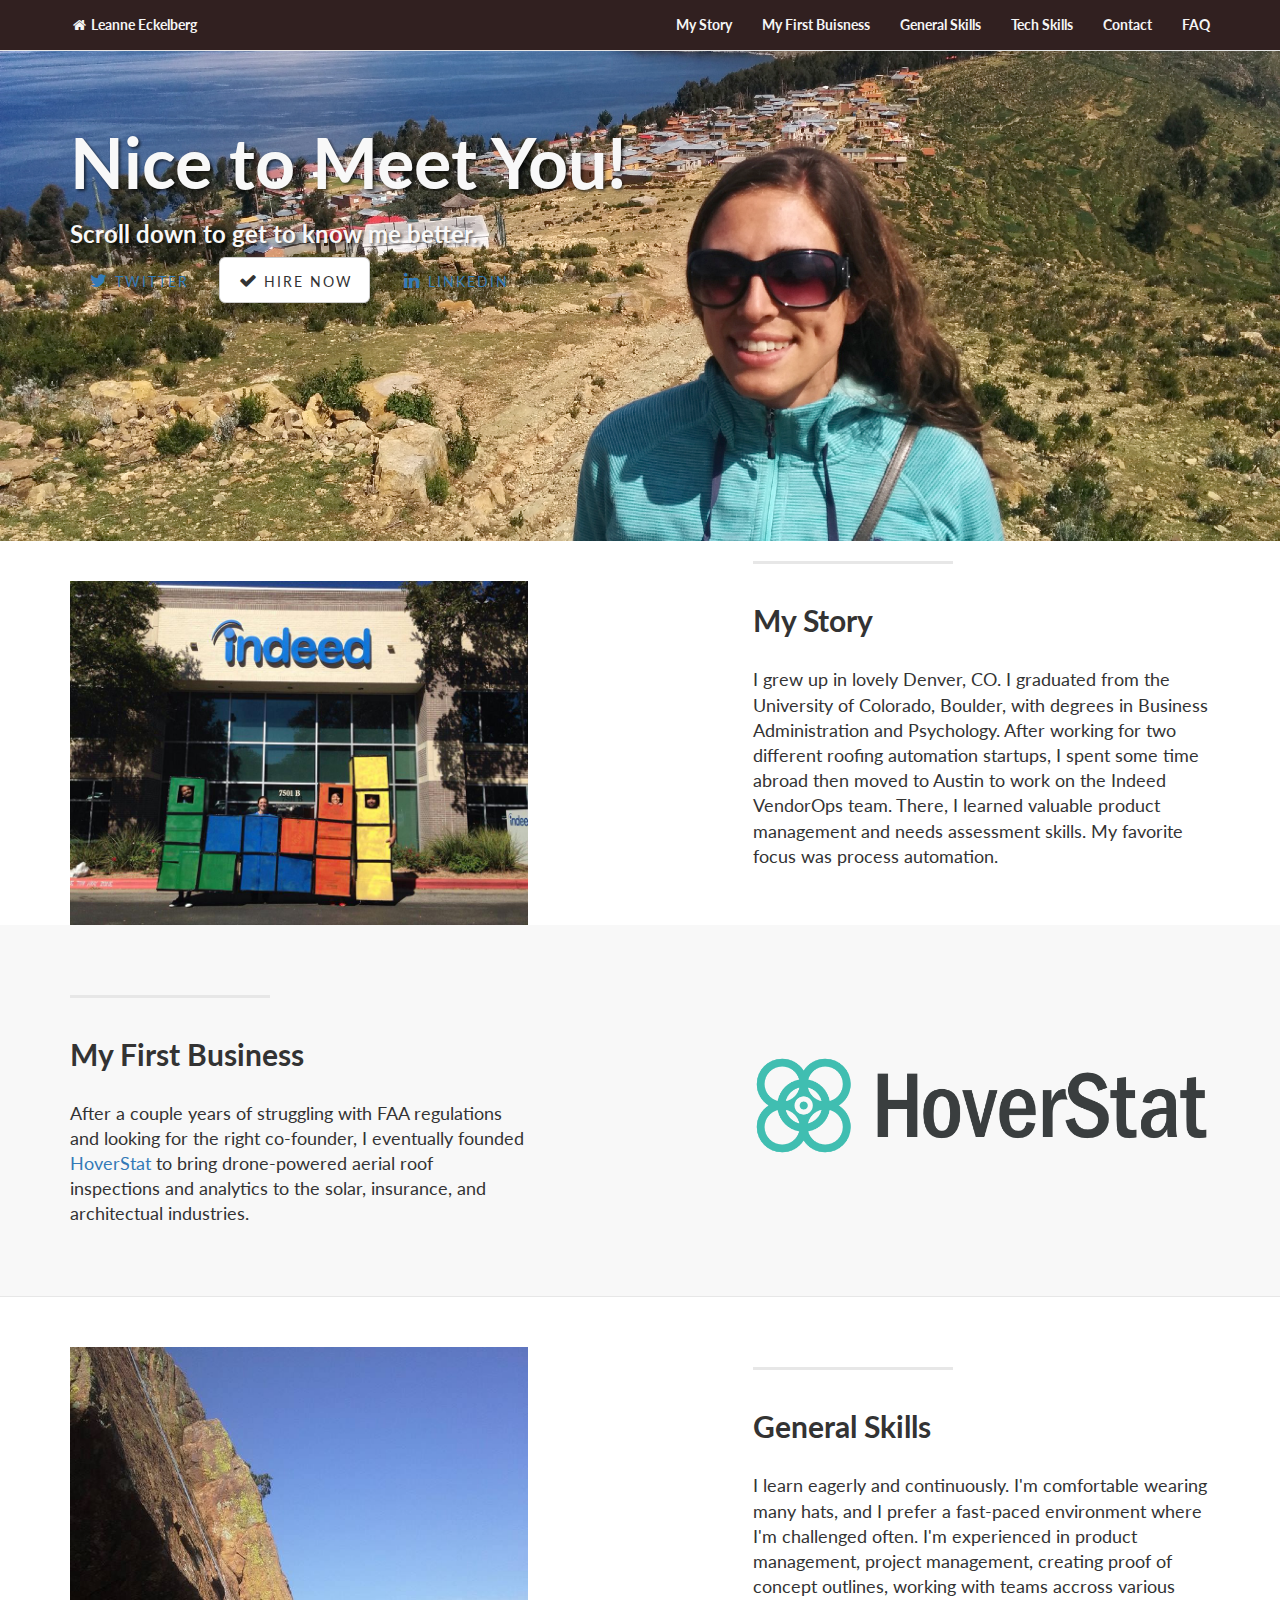
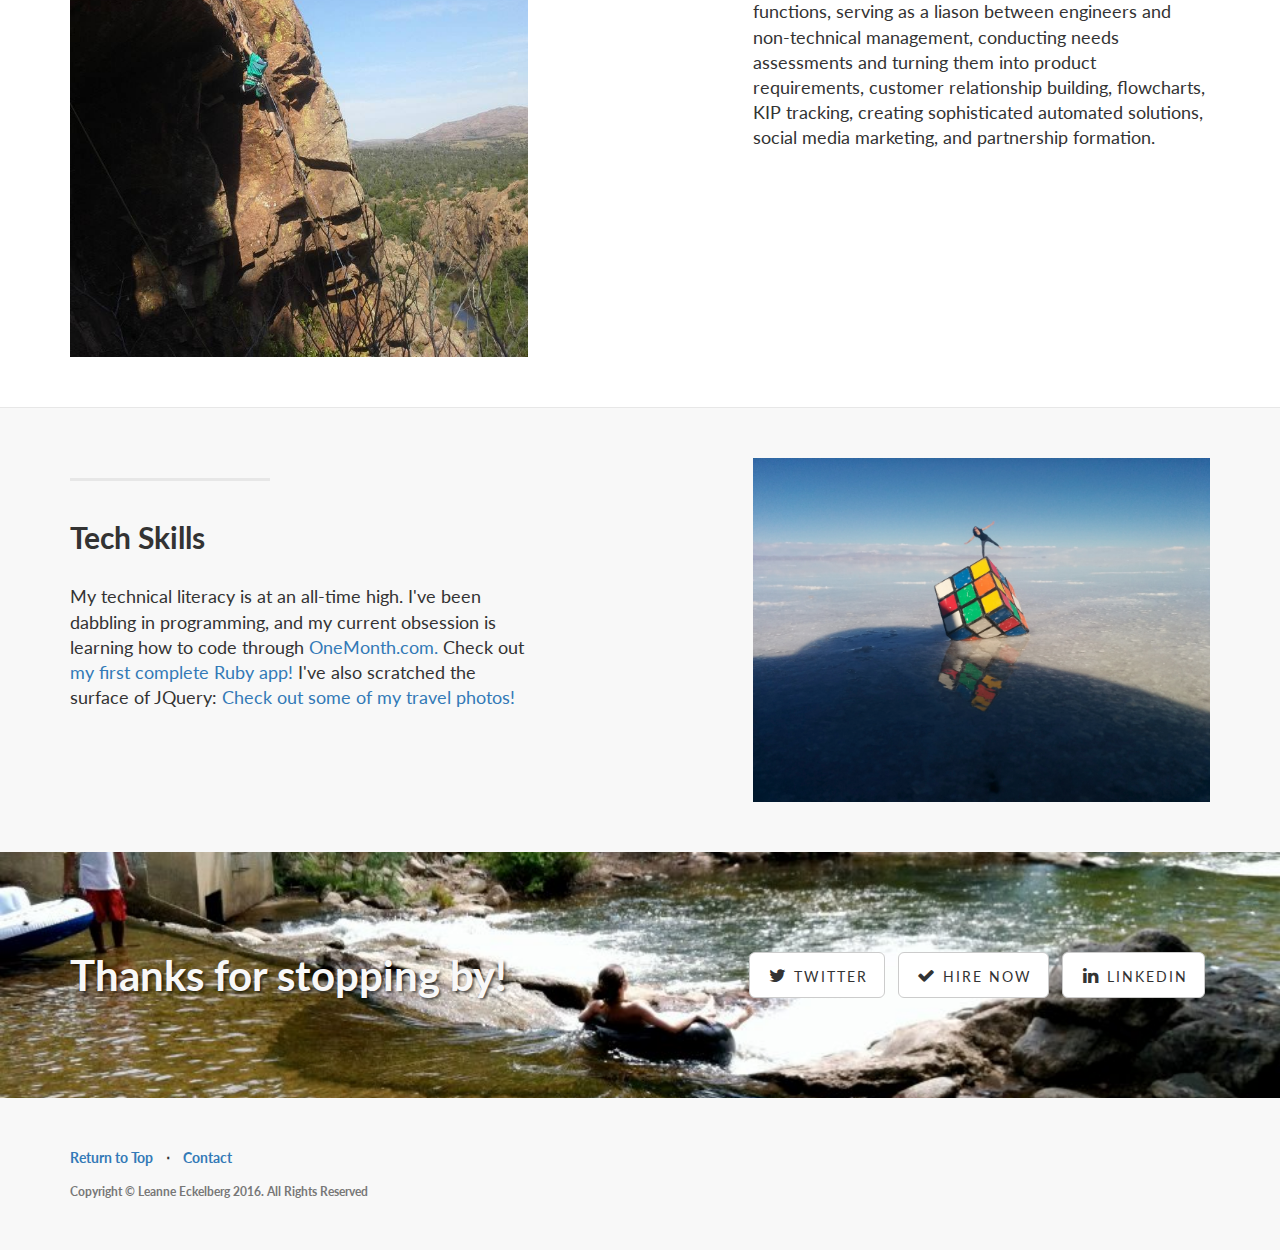
<file: index.html>
<!DOCTYPE html>
<html lang="en">

<head>

    <meta charset="utf-8">
    <meta http-equiv="X-UA-Compatible" content="IE=edge">
    <meta name="viewport" content="width=device-width, initial-scale=1">
    <meta name="description" content="About Me">
    <meta name="author" content="Leanne Eckelberg">
    <link rel="shortcut icon" type="image/x-icon" href="favicon.ico"/>
    

    <title>Leanne Eckelberg</title>

    <!-- Bootstrap Core CSS -->
    <link href="css/bootstrap.min.css" rel="stylesheet">

    <!-- Custom CSS -->
    <link href="css/landing-page.css" rel="stylesheet">

    <!-- Custom Fonts -->
    <link href="font-awesome/css/font-awesome.min.css" rel="stylesheet" type="text/css">
    <link href="http://fonts.googleapis.com/css?family=Lato:300,400,700,300italic,400italic,700italic" rel="stylesheet" type="text/css">

    <!-- HTML5 Shim and Respond.js IE8 support of HTML5 elements and media queries -->
    <!-- WARNING: Respond.js doesn't work if you view the page via file:// -->
    <!--[if lt IE 9]>
        <script src="https://oss.maxcdn.com/libs/html5shiv/3.7.0/html5shiv.js"></script>
        <script src="https://oss.maxcdn.com/libs/respond.js/1.4.2/respond.min.js"></script>
    <![endif]-->

</head>

<body>
    <!-- Google Tag Manager -->
<noscript><iframe src="//www.googletagmanager.com/ns.html?id=GTM-5XBRQW"
height="0" width="0" style="display:none;visibility:hidden"></iframe></noscript>
<script>(function(w,d,s,l,i){w[l]=w[l]||[];w[l].push({'gtm.start':
new Date().getTime(),event:'gtm.js'});var f=d.getElementsByTagName(s)[0],
j=d.createElement(s),dl=l!='dataLayer'?'&l='+l:'';j.async=true;j.src=
'//www.googletagmanager.com/gtm.js?id='+i+dl;f.parentNode.insertBefore(j,f);
})(window,document,'script','dataLayer','GTM-5XBRQW');</script>
<!-- End Google Tag Manager -->

    <!-- Navigation -->
    <nav class="navbar navbar-default navbar-fixed-top topnav" role="navigation">
        <div class="container topnav">
            <!-- Brand and toggle get grouped for better mobile display -->
            <div class="navbar-header">
                <button type="button" class="navbar-toggle" data-toggle="collapse" data-target="#bs-example-navbar-collapse-1">
                    <span class="sr-only">Toggle navigation</span>
                    <span class="icon-bar"></span>
                    <span class="icon-bar"></span>
                    <span class="icon-bar"></span>
                </button>
                <a class="navbar-brand topnav" href="#headshot"><i class="fa fa-home fa-fw"></i>  Leanne Eckelberg</a>
            </div>
            <!-- Collect the nav links, forms, and other content for toggling -->
            <div class="collapse navbar-collapse" id="bs-example-navbar-collapse-1">
                <ul class="nav navbar-nav navbar-right">
                     <li>
                        <a href="#mystory">My Story</a>
                    </li>
                    <li>
                        <a href="#business">My First Buisness</a>
                    </li>
                    <li>
                        <a href="#skills">General Skills</a>
                    </li>
                    <li>
                        <a href="#techskills">Tech Skills</a>
                    </li>
                    <li>
                        <a href="contact.html">Contact</a>
                    </li>
                    <li>
                        <a href="faq.html">FAQ</a>
                    </li>
                </ul>
            </div>
            <!-- /.navbar-collapse -->
        </div>
        <!-- /.container -->
    </nav>


    <!-- Header -->
    <a  name="headshot"></a>
    <div class="intro-header">
        <div class="container">

            <div class="row">
                <div class="col-lg-12">
                    <div class="intro-message">
                        <h1>Nice to Meet You!</h1>
                        <h3>Scroll down to get to know me better.</h3>
                        
                        <ul class="list-inline intro-social-buttons">
                            <li>
                                <a href="https://twitter.com/LeanneEckelberg" class="btn btn-standard btn-lg"><i class="fa fa-twitter fa-fw"></i> <span class="network-name">Twitter</span></a>
                            </li>
                            <li>
                                <a href="contact.html" class="btn btn-default btn-lg"><i class="fa fa-check fa-fw"></i> <span class="network-name">Hire Now</span></a>
                            </li>
                            <li>
                                <a href="https://www.linkedin.com/in/leckelberg" class="btn btn-standard btn-lg"><i class="fa fa-linkedin fa-fw"></i> <span class="network-name">Linkedin</span></a>
                            </li>
                        </ul>
                    </div>
                </div>
            </div>

        </div>
        <!-- /.container -->

    </div>
    <!-- /.intro-header -->

    <!-- Page Content -->
    <a  name="mystory"></a>
    <div class="content-section-aa">

        <div class="container">

            <div class="row">
                <div class="col-lg-5 col-lg-offset-1 col-sm-push-6  col-sm-6">
                    <hr class="section-heading-spacer">
                    <div class="clearfix"></div>
                    <h2 class="section-heading">My Story</h2>
                    <p class="lead">I grew up in lovely Denver, CO. I graduated from the University of Colorado, Boulder, with degrees in Business Administration and Psychology. After working for two different roofing automation startups, I spent some time abroad then moved to Austin to work on the Indeed VendorOps team. There, I learned valuable product management and needs assessment skills. My favorite focus was process automation.
                    </p>
                </div>
                <br>
                <br>
                <div class="col-lg-5 col-sm-pull-6  col-sm-6">
                    <img class="img-responsive" src="img/indeedtetris.jpg" alt="Hiking">
                </div>

            </div>

        </div>
        <!-- /.container -->

    </div>
	<a  name="business"></a>
    <div class="content-section-a">

        <div class="container">
            <div class="row">
                <div class="col-lg-5 col-sm-6">
                    <hr class="section-heading-spacer">
                    <div class="clearfix"></div>
                    <h2 class="section-heading">My First Business</h2>
                    <p class="lead">After a couple years of struggling with FAA regulations and looking for the right co-founder, I eventually founded <a target="_blank" href="http://hoverstat.com">HoverStat</a> to bring drone-powered aerial roof inspections and analytics to the solar, insurance, and architectual industries.</p>
                </div>
                <div class="col-lg-5 col-lg-offset-2 col-sm-6">
                    <br>
                    <br>
                    <br>
                    <br>
                    <img class="img-responsive" src="img/logoName.png" alt="HoverStat">
                </div>
            </div>

        </div>
        <!-- /.container -->

    </div>
    
    <!-- /.content-section-aa-->
    <!-- /.content-section-a -->
    <a  name="skills"></a>
    <div class="content-section-b">

        <div class="container">

            <div class="row">
                <div class="col-lg-5 col-lg-offset-1 col-sm-push-6  col-sm-6">
                    <hr class="section-heading-spacer">
                    <div class="clearfix"></div>
                    <h2 class="section-heading">General Skills</h2>
                    <p class="lead">I learn eagerly and continuously. I'm comfortable wearing many hats, and I prefer a fast-paced environment where I'm challenged often. I'm experienced in product management, project management, creating proof of concept outlines, working with teams accross various functions, serving as a liason between engineers and non-technical management, conducting needs assessments and turning them into product requirements, customer relationship building, flowcharts, KIP tracking, creating sophisticated automated solutions, social media marketing, and partnership formation.
                    <!--     <ul class="list-inline intro-social-buttons">
                            <li>
                                <a href="www.dronebounce.com" class="btn btn-default btn-lg"><i class="fa fa-eye fa-fw"></i> <span class="network-name"> View Portfolio</span></a>
                            </li>
                        </ul> --></p>
                </div>
                <div class="col-lg-5 col-sm-pull-6  col-sm-6">
                    <img class="img-responsive" src="img/toprope.jpg" alt="Hiking">
                </div>
            </div>

        </div>
        <!-- /.container -->

    </div>
    <!-- /.content-section-b -->
    <a  name="techskills"></a>
    <div class="content-section-a">

        <div class="container">

            <div class="row">
                <div class="col-lg-5 col-sm-6">
                    <hr class="section-heading-spacer">
                    <div class="clearfix"></div>
                    <h2 class="section-heading">Tech Skills</h2>
                    <p class="lead">My technical literacy is at an all-time high. I've been dabbling in programming, and my current obsession is learning how to code through <a target="_blank" href="http://onemonth.com">OneMonth.com.</a> Check out <a target="_blank" href="http://dronebounce.com">my first complete Ruby app! </a> I've also scratched the surface of JQuery:  <a target="_blank" href="travel.html"> Check out some of my travel photos!</a></p>
                </div>
                <div class="col-lg-5 col-lg-offset-2 col-sm-6">
                    <img class="img-responsive" src="img/cube1.jpg" alt="salardeuyuni">
                </div>
            </div>

        </div>
        <!-- /.container -->

    </div>
    <!-- /.content-section-a -->

	<a  name="contact"></a>
    <div class="banner">

        <div class="container">

            <div class="row">
                <div class="col-lg-6">
                    <h2>Thanks for stopping by!</h2>
                </div>
                <div class="col-lg-6">
                    <ul class="list-inline banner-social-buttons">
                        <li>
                            <a href="https://twitter.com/LeanneEckelberg" class="btn btn-default btn-lg"><i class="fa fa-twitter fa-fw"></i> <span class="network-name">Twitter</span></a>
                        </li>
                         <li>
                             <a href="contact.html" class="btn btn-default btn-lg"><i class="fa fa-check fa-fw"></i> <span class="network-name">Hire Now</span></a>
                        </li>
                        <li>
                            <a href="https://www.linkedin.com/in/leckelberg" class="btn btn-default btn-lg"><i class="fa fa-linkedin fa-fw"></i> <span class="network-name">Linkedin</span></a>
                        </li>
                    </ul>
                </div>
            </div>

        </div>
        <!-- /.container -->

    </div>
    <!-- /.banner -->

    <!-- Footer -->
    <footer>
        <div class="container">
            <div class="row">
                <div class="col-lg-12">
                    <ul class="list-inline">
                        <li>
                            <a href="#">Return to Top</a>
                        </li>
                        <li class="footer-menu-divider">&sdot;</li>
                        <li>
                            <a href="contact.html">Contact</a>
                        </li>
                    </ul>
                    <p class="copyright text-muted small">Copyright &copy; Leanne Eckelberg 2016. All Rights Reserved</p>
                </div>
            </div>
        </div>
    </footer>

    <!-- jQuery -->
    <script src="js/jquery.js"></script>

    <!-- Bootstrap Core JavaScript -->
    <script src="js/bootstrap.min.js"></script>

</body>

</html>
</file>
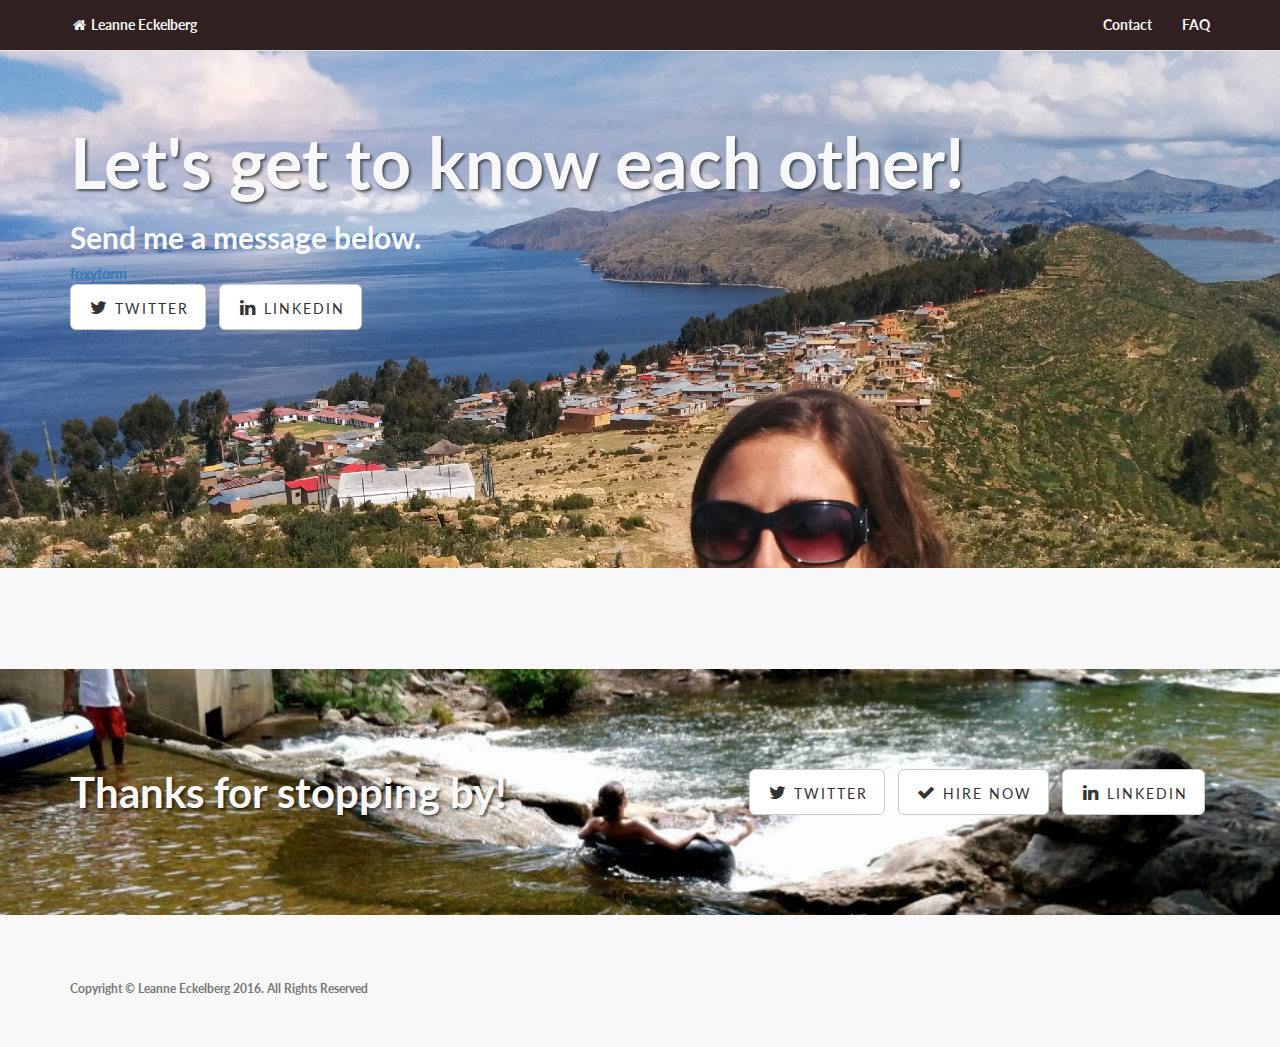
<file: contact.html>
<!DOCTYPE html>
<html lang="en">

<head>

    <meta charset="utf-8">
    <meta http-equiv="X-UA-Compatible" content="IE=edge">
    <meta name="viewport" content="width=device-width, initial-scale=1">
    <meta name="description" content="">
    <meta name="author" content="">

    <title>Leanne Eckelberg</title>

    <!-- Bootstrap Core CSS -->
    <link href="css/bootstrap.min.css" rel="stylesheet">

    <!-- Custom CSS -->
    <link href="css/landing-page.css" rel="stylesheet">

    <!-- Custom Fonts -->
    <link href="font-awesome/css/font-awesome.min.css" rel="stylesheet" type="text/css">
    <link href="http://fonts.googleapis.com/css?family=Lato:300,400,700,300italic,400italic,700italic" rel="stylesheet" type="text/css">

    <!-- HTML5 Shim and Respond.js IE8 support of HTML5 elements and media queries -->
    <!-- WARNING: Respond.js doesn't work if you view the page via file:// -->
    <!--[if lt IE 9]>
        <script src="https://oss.maxcdn.com/libs/html5shiv/3.7.0/html5shiv.js"></script>
        <script src="https://oss.maxcdn.com/libs/respond.js/1.4.2/respond.min.js"></script>
    <![endif]-->

</head>

<body>
    <!-- Google Tag Manager -->
<noscript><iframe src="//www.googletagmanager.com/ns.html?id=GTM-5XBRQW"
height="0" width="0" style="display:none;visibility:hidden"></iframe></noscript>
<script>(function(w,d,s,l,i){w[l]=w[l]||[];w[l].push({'gtm.start':
new Date().getTime(),event:'gtm.js'});var f=d.getElementsByTagName(s)[0],
j=d.createElement(s),dl=l!='dataLayer'?'&l='+l:'';j.async=true;j.src=
'//www.googletagmanager.com/gtm.js?id='+i+dl;f.parentNode.insertBefore(j,f);
})(window,document,'script','dataLayer','GTM-5XBRQW');</script>
<!-- End Google Tag Manager -->

        <!-- Navigation -->
    <nav class="navbar navbar-default navbar-fixed-top topnav" role="navigation">
        <div class="container topnav">
            <!-- Brand and toggle get grouped for better mobile display -->
            <div class="navbar-header">
                <button type="button" class="navbar-toggle" data-toggle="collapse" data-target="#bs-example-navbar-collapse-1">
                    <span class="sr-only">Toggle navigation</span>
                    <span class="icon-bar"></span>
                    <span class="icon-bar"></span>
                    <span class="icon-bar"></span>
                </button>
                <a class="navbar-brand topnav" href="index.html"><i class="fa fa-home fa-fw"></i>  Leanne Eckelberg</a>
            </div>
            <!-- Collect the nav links, forms, and other content for toggling -->
            <div class="collapse navbar-collapse" id="bs-example-navbar-collapse-1">
                <ul class="nav navbar-nav navbar-right">
                    <li>
                        <a href="contact.html">Contact</a>
                    </li>
                     <li>
                        <a href="faq.html">FAQ</a>
                    </li>
                </ul>
            </div>
            <!-- /.navbar-collapse -->
        </div>
        <!-- /.container -->
    </nav>


    <!-- Header -->
    <a name="about"></a>
    <div class="intro-header">
        <div class="container">

            <div class="row">
                <div class="col-lg-12">
                    <div class="intro-message">
                        <h1>Let's get to know each other!</h1>
                        <h2>Send me a message below.</h2>
                        <!-- Do not change the code! -->
							<a id="foxyform_embed_link_736435" href="http://www.foxyform.com/">foxyform</a>
							<script type="text/javascript">
							(function(d, t){
							   var g = d.createElement(t),
							       s = d.getElementsByTagName(t)[0];
							   g.src = "http://www.foxyform.com/js.php?id=736435&sec_hash=78dd7959ebc&width=350px";
							   s.parentNode.insertBefore(g, s);
							}(document, "script"));
							</script>
							<!-- Do not change the code! -->
                        <ul class="list-inline intro-social-buttons">
                            <li>
                                <a href="https://twitter.com/LeanneEckelberg" class="btn btn-default btn-lg"><i class="fa fa-twitter fa-fw"></i> <span class="network-name">Twitter</span></a>
                            </li>
                            <li>
                                <a href="https://www.linkedin.com/in/leckelberg" class="btn btn-default btn-lg"><i class="fa fa-linkedin fa-fw"></i> <span class="network-name">Linkedin</span></a>
                            </li>
                        </ul>
                    </div>
                </div>
            </div>

        </div>
        <!-- /.container -->
    <div class="content-section-a">

        <div class="container">

            <div class="row">
                <div class="col-lg-5 col-sm-6">
                    
                    <div class="clearfix"></div>
                    
                </div>
            </div>

        </div>
        <!-- /.container -->

    </div>
    <!-- /.content-section-a -->
    

    <!-- Page Content -->


    <div class="banner">

        <div class="container">

            <div class="row">
                <div class="col-lg-6">
                    <h2>Thanks for stopping by!</h2>
                </div>
                <div class="col-lg-6">
                    <ul class="list-inline banner-social-buttons">
                        <li>
                            <a href="https://twitter.com/LeanneEckelberg" class="btn btn-default btn-lg"><i class="fa fa-twitter fa-fw"></i> <span class="network-name">Twitter</span></a>
                        </li>
                         <li>
                             <a href="contact.html" class="btn btn-default btn-lg"><i class="fa fa-check fa-fw"></i> <span class="network-name">Hire Now</span></a>
                        </li>
                        <li>
                            <a href="https://www.linkedin.com/in/leckelberg" class="btn btn-default btn-lg"><i class="fa fa-linkedin fa-fw"></i> <span class="network-name">Linkedin</span></a>
                        </li>
                    </ul>
                </div>
            </div>

        </div>
        <!-- /.container -->

    </div>
    <!-- /.banner -->

    <!-- Footer -->
    <footer>
        <div class="container">
            <div class="row">
                <div class="col-lg-12">
                    <p class="copyright text-muted small">Copyright &copy; Leanne Eckelberg 2016. All Rights Reserved</p>
                </div>
            </div>
        </div>
    </footer>

    <!-- jQuery -->
    <script src="js/jquery.js"></script>

    <!-- Bootstrap Core JavaScript -->
    <script src="js/bootstrap.min.js"></script>

</body>

</html>
</file>
<file: css/landing-page.css>
/*!
 * Start Bootstrap - Landing Page Bootstrap Theme (http://startbootstrap.com)
 * Code licensed under the Apache License v2.0.
 * For details, see http://www.apache.org/licenses/LICENSE-2.0.
 */

body,
html {
    width: 100%;
    height: 100%;
}

body,
h1,
h2,
h3,
h4,
h5,
h6 {
    font-family: "Lato","Helvetica Neue",Helvetica,Arial,sans-serif;
    font-weight: 700;
}
.navbar-default .navbar-brand {
  color: rgb(245, 245, 245);
}
.navbar-default .navbar-brand:hover, .navbar-default .navbar-brand:focus {
  color: rgb(148, 171, 196);
  }

.navbar-default .navbar-nav > li > a:hover, .navbar-default .navbar-nav > li > a:focus {
  color: rgb(148, 171, 196);
}

.navbar .nav > li > a {
    color:  rgb(245, 245, 245);
}
.navbar-default {
  background-color: rgb(49, 32, 32);
  background-image: none;
  background-repeat: no-repeat;
 }


.topnav {
    font-size: 14px; 
}

.lead {
    font-size: 18px;
    font-weight: 400;
}

.intro-header {
    padding-top: 10px; /* If you're making other pages, make sure there is 50px of padding to make sure the navbar doesn't overlap content! */
    padding-bottom: 0px;
    text-align: bottom;
    color: #f8f8f8;
    background: url(../img/leanneisla75.jpg) no-repeat center center;
    background-size: cover;
}

.intro-message {
    position: center;
    padding-top: 10%;
    padding-bottom: 20%;
}

.intro-message > h1 {
    margin: 0;
    text-shadow: 2px 2px 3px rgba(0,0,0,0.6);
    font-size: 5em;
}

.intro-divider {
    width: 400px;
    border-top: 1px solid #f8f8f8;
    border-bottom: 1px solid rgba(0,0,0,0.2);
}

.intro-message > h3 {
    text-shadow: 2px 2px 3px rgba(0,0,0,0.6);
}

@media(max-width:767px) {
    .intro-message {
        padding-bottom: 15%;
    }

    .intro-message > h1 {
        font-size: 3em;
    }

    ul.intro-social-buttons > li {
        display: block;
        margin-bottom: 20px;
        padding: 0;
    }

    ul.intro-social-buttons > li:last-child {
        margin-bottom: 0;
    }

    .intro-divider {
        width: 100%;
    }
}

.network-name {
    text-transform: uppercase;
    font-size: 14px;
    font-weight: 400;
    letter-spacing: 2px;
}

.content-section-a {
    padding: 50px 0;
    background-color: #f8f8f8;
}

.content-section-b {
    padding: 50px 0;
    border-top: 1px solid #e7e7e7;
    border-bottom: 1px solid #e7e7e7;
}

.section-heading {
    margin-bottom: 30px;
}

.section-heading-spacer {
    float: left;
    width: 200px;
    border-top: 3px solid #e7e7e7;
}

.banner {
    padding: 100px 0;
    color: #f8f8f8;
    background: url(../img/tubing.jpg) no-repeat center center;
    background-size: cover;
}

.banner h2 {
    margin: 0;
    text-shadow: 2px 2px 3px rgba(0,0,0,0.6);
    font-size: 3em;
}

.banner ul {
    margin-bottom: 0;
}

.banner-social-buttons {
    float: right;
    margin-top: 0;
}

@media(max-width:1199px) {
    ul.banner-social-buttons {
        float: left;
        margin-top: 15px;
    }
}

@media(max-width:767px) {
    .banner h2 {
        margin: 0;
        text-shadow: 2px 2px 3px rgba(0,0,0,0.6);
        font-size: 3em;
    }

    ul.banner-social-buttons > li {
        display: block;
        margin-bottom: 20px;
        padding: 0;
    }

    ul.banner-social-buttons > li:last-child {
        margin-bottom: 0;
    }
}

footer {
    padding: 50px 0;
    background-color: #f8f8f8;
}

p.copyright {
    margin: 15px 0 0;
}

.JQ {
    margin: auto;
    width: 1215px;
    color: #3b3b3b;
    text-align: center;
}

.header2 {
    margin: 50px 0;
}

.span2 {
    font-size: 24px;
    font-style: italic;
    font-family: 'Georgia', 'Times New Roman', serif;
}

.h12 {
    font-size: 44px;
    margin-top: 10px;
    font-family: 'Helvetica', 'Arial', sans-serif;
}

.a2 {
    margin: 16px;
    display: inline-block;
}
</file>
